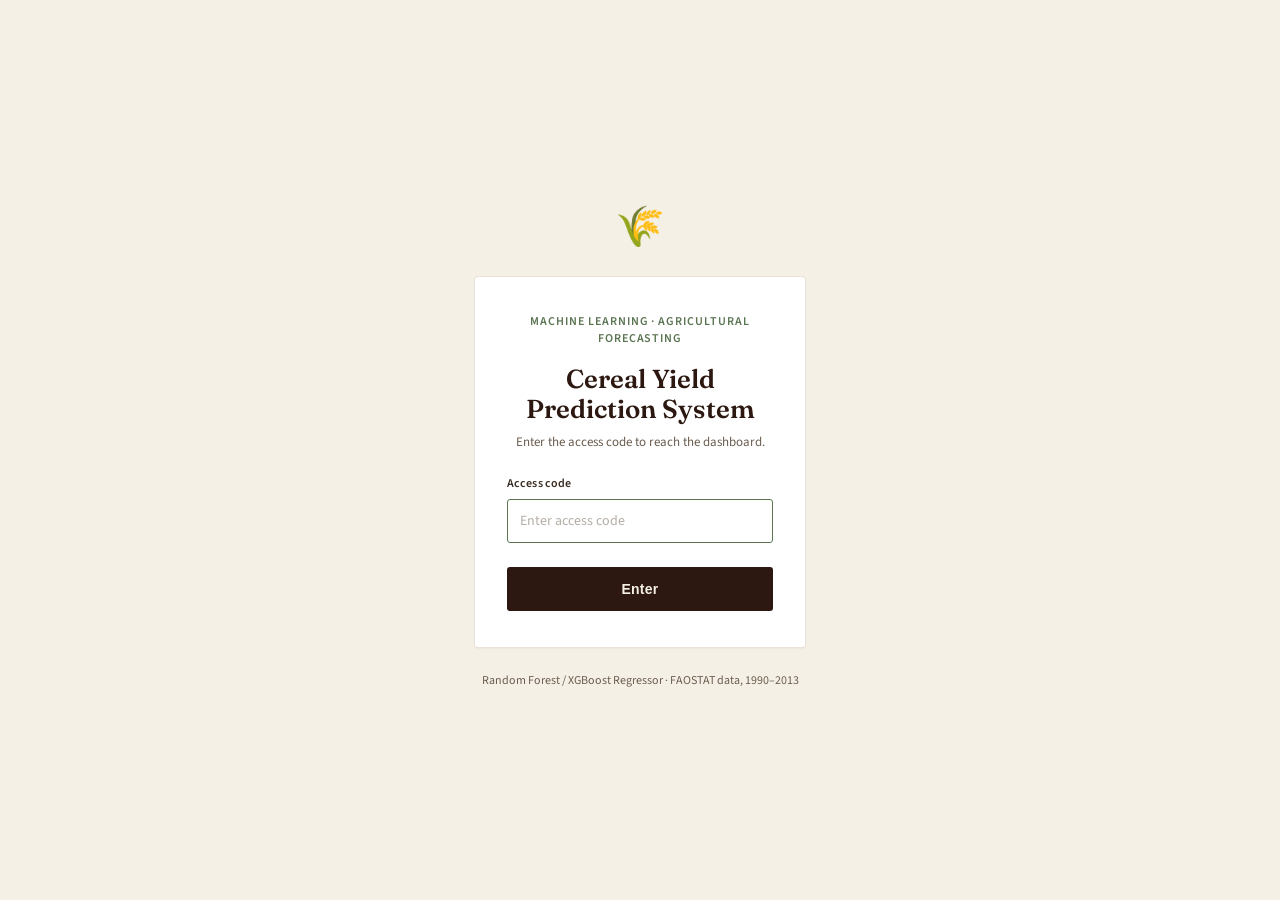
<file: frontend/login.html>
<!DOCTYPE html>
<html lang="en">
<head>
<meta charset="UTF-8">
<meta name="viewport" content="width=device-width, initial-scale=1.0">
<title>Sign In — Cereal Yield Prediction System</title>
<link rel="preconnect" href="https://fonts.googleapis.com">
<link href="https://fonts.googleapis.com/css2?family=Fraunces:opsz,wght@9..144,500;9..144,600&family=Source+Sans+3:wght@400;500;600;700&display=swap" rel="stylesheet">
<link rel="stylesheet" href="style.css">
</head>
<body class="auth-body">

<div class="auth-wrap">
    <div class="auth-mark">
        <div class="auth-mark-glyph">🌾</div>
    </div>

    <div class="auth-card">
        <div class="eyebrow" style="text-align:center;">Machine Learning · Agricultural Forecasting</div>
        <h1 class="auth-title">Cereal Yield<br>Prediction System</h1>
        <p class="auth-sub">Enter the access code to reach the dashboard.</p>

        <form id="loginForm">
            <div class="form-group">
                <label for="password">Access code</label>
                <input type="password" id="password" placeholder="Enter access code" required autofocus>
            </div>
            <button type="submit" id="loginBtn"><span>Enter</span></button>
        </form>

        <div id="loginError" class="error hidden"></div>
    </div>

    <p class="auth-footnote">Random Forest / XGBoost Regressor · FAOSTAT data, 1990–2013</p>
</div>

<script>
document.getElementById('loginForm').addEventListener('submit', function (e) {
    e.preventDefault();
    const btn = document.getElementById('loginBtn');
    const errBox = document.getElementById('loginError');
    errBox.classList.add('hidden');
    btn.disabled = true;
    btn.querySelector('span').textContent = 'Checking…';

    fetch('/api/login', {
        method: 'POST',
        headers: { 'Content-Type': 'application/json' },
        body: JSON.stringify({ password: document.getElementById('password').value })
    })
        .then(res => res.json())
        .then(data => {
            if (data.success) {
                window.location.href = '/dashboard.html';
            } else {
                errBox.textContent = data.error || 'Incorrect access code.';
                errBox.classList.remove('hidden');
                btn.disabled = false;
                btn.querySelector('span').textContent = 'Enter';
            }
        })
        .catch(() => {
            errBox.textContent = 'Could not reach the server.';
            errBox.classList.remove('hidden');
            btn.disabled = false;
            btn.querySelector('span').textContent = 'Enter';
        });
});
</script>
</body>
</html>
</file>
<file: frontend/style.css>
:root {
    --soil: #2C1810;
    --parchment: #F5F0E6;
    --parchment-dim: #EDE6D6;
    --clay: #8B5E34;
    --sage: #5B7553;
    --wheat: #D4A853;
    --ink: #3A2E24;
    --ink-soft: #6B5D4F;
    --error: #9C4A3E;
}

* { box-sizing: border-box; }

body {
    margin: 0;
    background: var(--parchment);
    color: var(--ink);
    font-family: 'Source Sans 3', sans-serif;
    -webkit-font-smoothing: antialiased;
}

.page { max-width: 640px; margin: 0 auto; padding: 40px 24px 40px; }
.page-wide { max-width: 920px; }

.topnav {
    display: flex;
    justify-content: space-between;
    align-items: center;
    padding-bottom: 20px;
    margin-bottom: 32px;
    border-bottom: 1px solid rgba(139, 94, 52, 0.2);
}
.topnav-brand { font-family: 'Fraunces', serif; font-weight: 600; font-size: 16px; color: var(--soil); }
.topnav-links { display: flex; gap: 24px; }
.topnav-links a { font-size: 13px; font-weight: 600; color: var(--ink-soft); text-decoration: none; }
.topnav-links a.active, .topnav-links a:hover { color: var(--sage); }

.masthead { text-align: center; margin-bottom: 40px; }
.eyebrow {
    font-size: 12px; font-weight: 600; letter-spacing: 0.08em; text-transform: uppercase;
    color: var(--sage); margin-bottom: 18px;
}
.masthead h1 {
    font-family: 'Fraunces', serif; font-weight: 600; font-size: 40px; line-height: 1.08;
    letter-spacing: -0.01em; color: var(--soil); margin: 0 0 18px;
}
.lede { font-size: 15px; line-height: 1.6; color: var(--ink-soft); max-width: 460px; margin: 0 auto 28px; }

.stat-strip { display: flex; justify-content: center; gap: 36px; padding-top: 24px; border-top: 1px solid rgba(139, 94, 52, 0.25); }
.stat { display: flex; flex-direction: column; align-items: center; }
.stat-value { font-family: 'Fraunces', serif; font-size: 22px; font-weight: 600; color: var(--clay); }
.stat-label { font-size: 11px; color: var(--ink-soft); letter-spacing: 0.03em; margin-top: 2px; }

.panel {
    background: #fff; border: 1px solid rgba(139, 94, 52, 0.18); border-radius: 4px;
    padding: 36px; box-shadow: 0 1px 2px rgba(44, 24, 16, 0.04);
}
.panel-header { margin-bottom: 28px; border-bottom: 1px solid var(--parchment-dim); padding-bottom: 20px; }
.panel-header h2 { font-family: 'Fraunces', serif; font-size: 21px; font-weight: 600; color: var(--soil); margin: 0 0 6px; }
.panel-header p { font-size: 13px; color: var(--ink-soft); margin: 0; }
.panel-header-row { display: flex; justify-content: space-between; align-items: flex-start; }

.grid-two { display: grid; grid-template-columns: 1fr 1fr; gap: 18px; }
.form-group { margin-bottom: 18px; }
label { display: block; font-size: 12px; font-weight: 600; color: var(--ink); margin-bottom: 7px; letter-spacing: 0.01em; }
.unit { font-weight: 400; color: var(--ink-soft); text-transform: none; }

input, select {
    width: 100%; padding: 11px 12px; border: 1px solid rgba(139, 94, 52, 0.3); border-radius: 3px;
    font-size: 14px; font-family: 'Source Sans 3', sans-serif; background: var(--parchment); color: var(--ink);
    transition: border-color 0.15s ease, background 0.15s ease;
}
input:focus, select:focus { outline: none; border-color: var(--sage); background: #fff; }
input::placeholder { color: rgba(107, 93, 79, 0.5); }

button {
    width: 100%; padding: 14px; background: var(--soil); color: var(--parchment); font-size: 14px;
    font-weight: 600; letter-spacing: 0.02em; border: none; border-radius: 3px; cursor: pointer;
    margin-top: 6px; transition: background 0.15s ease;
}
button:hover { background: var(--clay); }
button:disabled { opacity: 0.6; cursor: not-allowed; }

.result {
    margin-top: 24px; padding: 24px; background: var(--parchment); border: 1px solid var(--sage);
    border-left: 4px solid var(--sage); border-radius: 3px;
}
.result-label { font-size: 11px; font-weight: 600; letter-spacing: 0.06em; text-transform: uppercase; color: var(--sage); margin-bottom: 8px; }
.result-value { font-family: 'Fraunces', serif; font-size: 32px; font-weight: 600; color: var(--soil); }
.result-unit { font-family: 'Source Sans 3', sans-serif; font-size: 14px; font-weight: 500; color: var(--ink-soft); margin-left: 8px; }
.result-meta { font-size: 12px; color: var(--ink-soft); margin-top: 10px; }

.error {
    margin-top: 24px; padding: 16px 18px; background: #FBEEEC; border: 1px solid rgba(156, 74, 62, 0.3);
    border-left: 4px solid var(--error); border-radius: 3px; color: var(--error); font-size: 13px;
}
.hidden { display: none; }
.page-footer { text-align: center; margin-top: 32px; }
.page-footer p { font-size: 12px; color: var(--ink-soft); }

/* Auth page */
.auth-body { display: flex; align-items: center; justify-content: center; min-height: 100vh; }
.auth-wrap { max-width: 380px; width: 100%; padding: 24px; text-align: center; }
.auth-mark { margin-bottom: 20px; }
.auth-mark-glyph { font-size: 40px; }
.auth-card {
    background: #fff; border: 1px solid rgba(139, 94, 52, 0.18); border-radius: 4px;
    padding: 36px 32px; box-shadow: 0 1px 2px rgba(44, 24, 16, 0.04); text-align: left;
}
.auth-title { font-family: 'Fraunces', serif; font-weight: 600; font-size: 26px; line-height: 1.15; color: var(--soil); text-align: center; margin: 14px 0 8px; }
.auth-sub { text-align: center; font-size: 13px; color: var(--ink-soft); margin: 0 0 24px; }
.auth-footnote { margin-top: 24px; font-size: 12px; color: var(--ink-soft); }

/* Dashboard */
.dash-header { text-align: left; margin-bottom: 32px; }
.dash-header h1 { font-family: 'Fraunces', serif; font-weight: 600; font-size: 30px; color: var(--soil); margin: 4px 0 8px; }
.dash-header .lede { margin: 0; text-align: left; }

.stat-grid { display: grid; grid-template-columns: repeat(4, 1fr); gap: 16px; margin-bottom: 28px; }
.stat-card { background: #fff; border: 1px solid rgba(139, 94, 52, 0.18); border-left: 3px solid var(--wheat); border-radius: 4px; padding: 18px; }
.stat-card-label { font-size: 11px; font-weight: 600; letter-spacing: 0.04em; text-transform: uppercase; color: var(--ink-soft); margin-bottom: 8px; }
.stat-card-value { font-family: 'Fraunces', serif; font-size: 26px; font-weight: 600; color: var(--soil); }
.stat-card-note { font-size: 11px; color: var(--ink-soft); margin-top: 4px; }

.btn-inline {
    display: inline-block; padding: 9px 16px; background: var(--soil); color: var(--parchment);
    font-size: 13px; font-weight: 600; text-decoration: none; border-radius: 3px; white-space: nowrap;
}
.btn-inline:hover { background: var(--clay); }

.table-wrap { overflow-x: auto; }
table { width: 100%; border-collapse: collapse; font-size: 13px; }
thead th {
    text-align: left; font-size: 11px; font-weight: 600; letter-spacing: 0.03em; text-transform: uppercase;
    color: var(--ink-soft); padding: 10px 12px; border-bottom: 2px solid var(--parchment-dim); white-space: nowrap;
}
tbody td { padding: 10px 12px; border-bottom: 1px solid var(--parchment-dim); white-space: nowrap; color: var(--ink); }
.cell-yield { font-weight: 700; color: var(--sage); }

.empty-state { text-align: center; padding: 40px 20px; color: var(--ink-soft); }
.empty-state p { margin-bottom: 14px; font-size: 14px; }

@media (max-width: 700px) {
    .stat-grid { grid-template-columns: 1fr 1fr; }
    .topnav { flex-direction: column; gap: 12px; align-items: flex-start; }
}
@media (max-width: 520px) {
    .masthead h1 { font-size: 30px; }
    .stat-strip { gap: 20px; }
    .grid-two { grid-template-columns: 1fr; gap: 0; }
    .panel { padding: 24px; }
}
</file>
